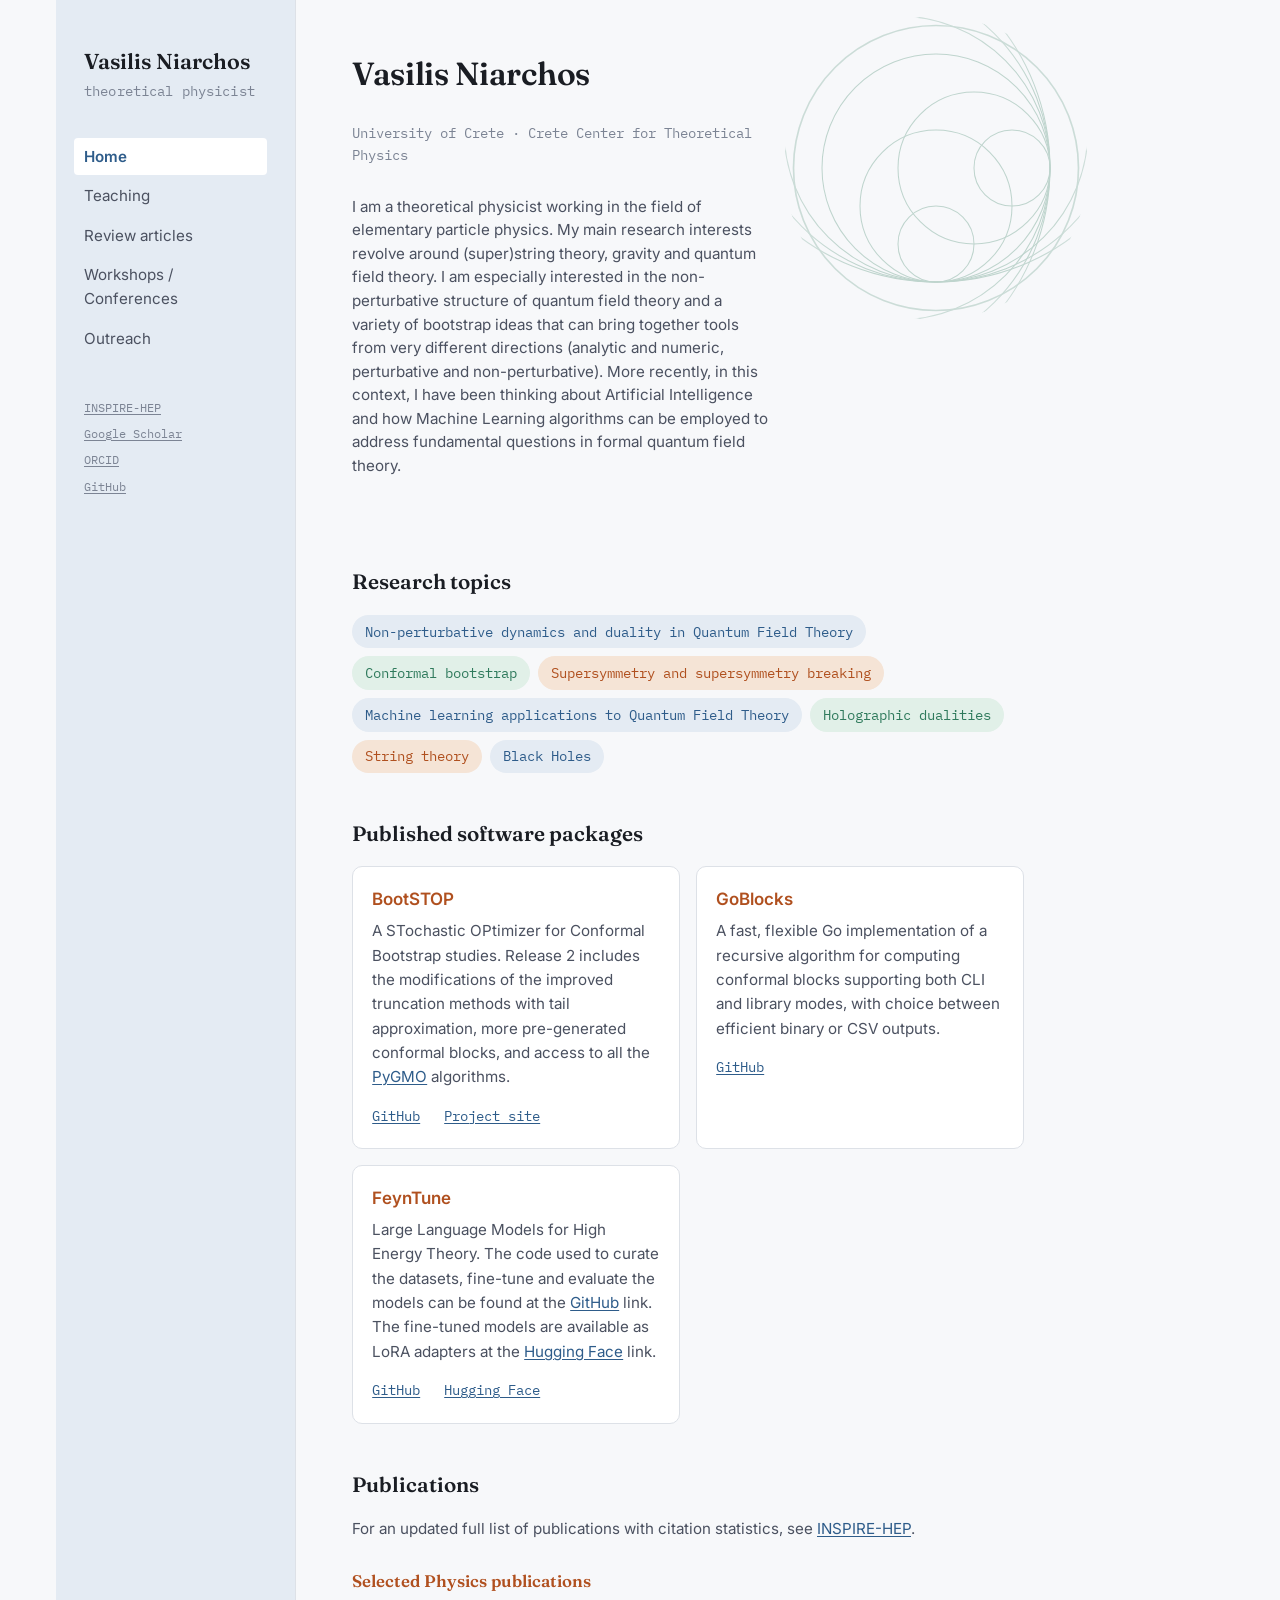
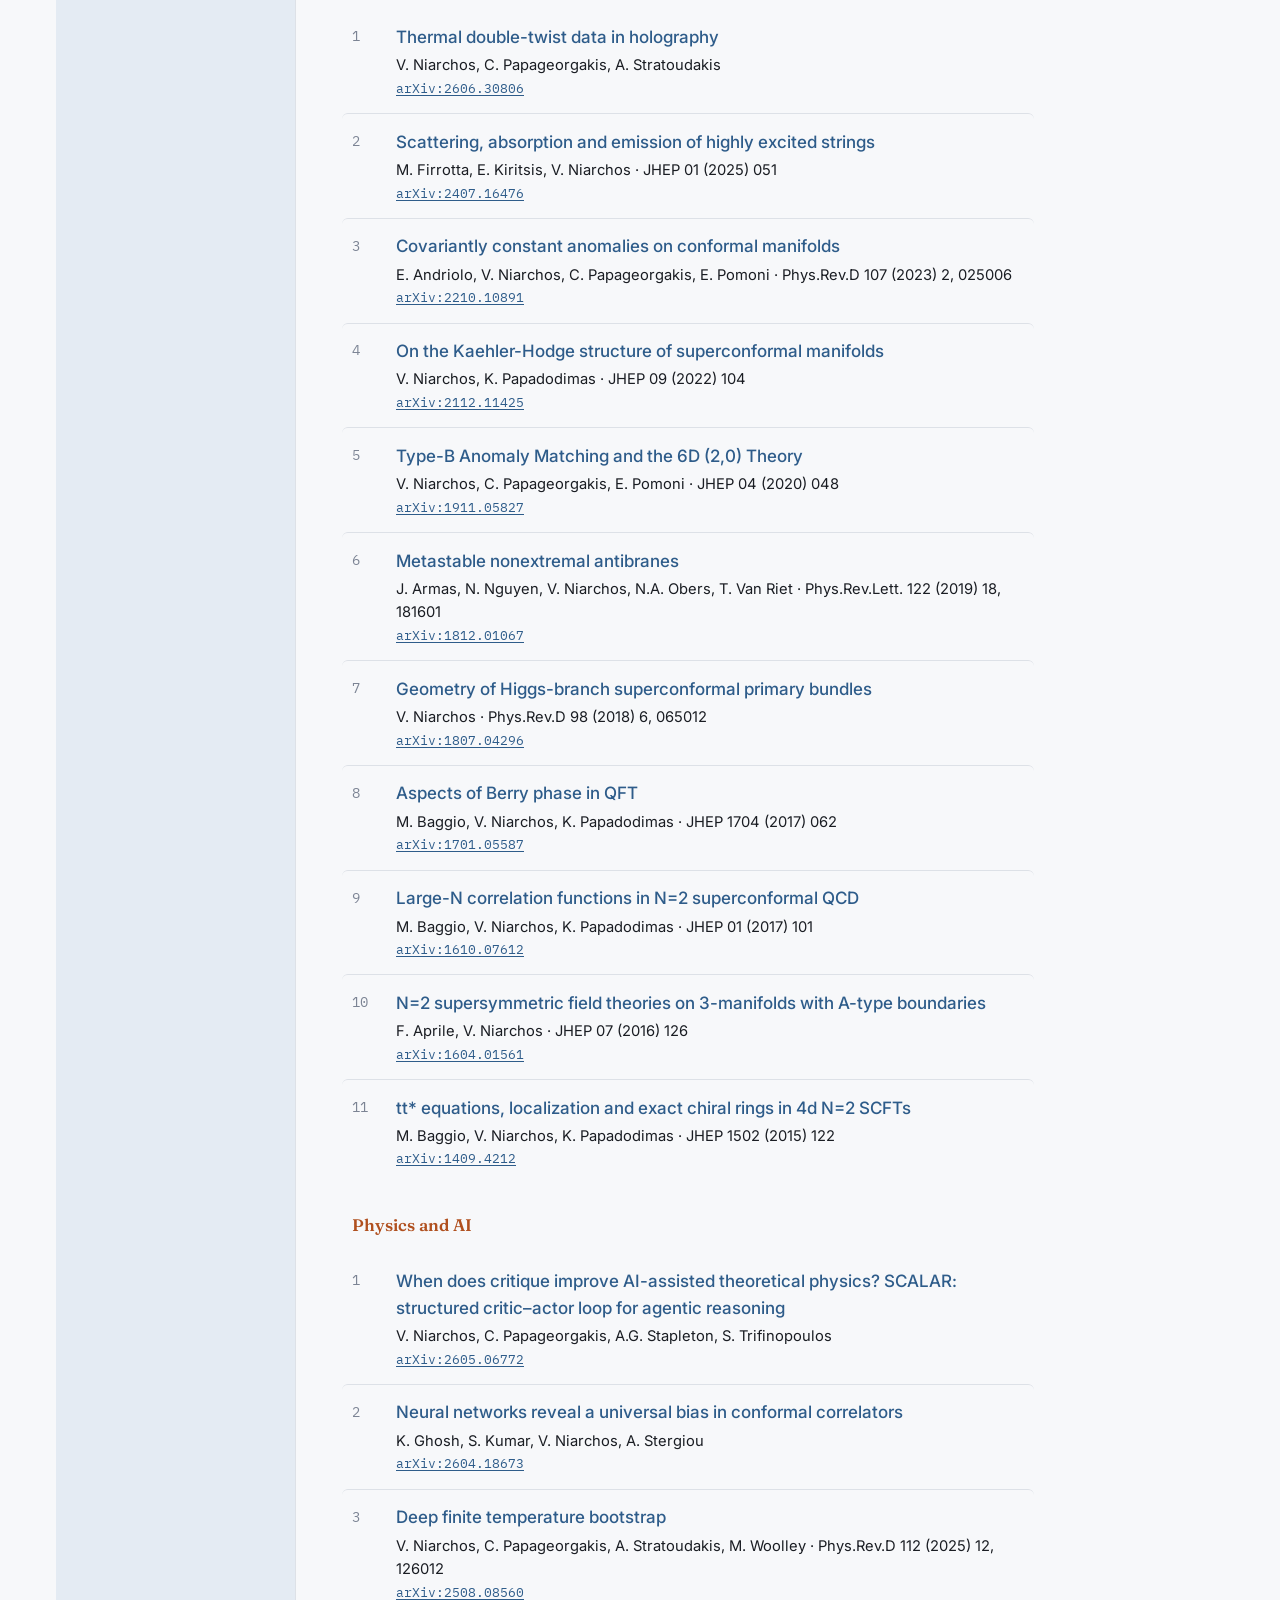
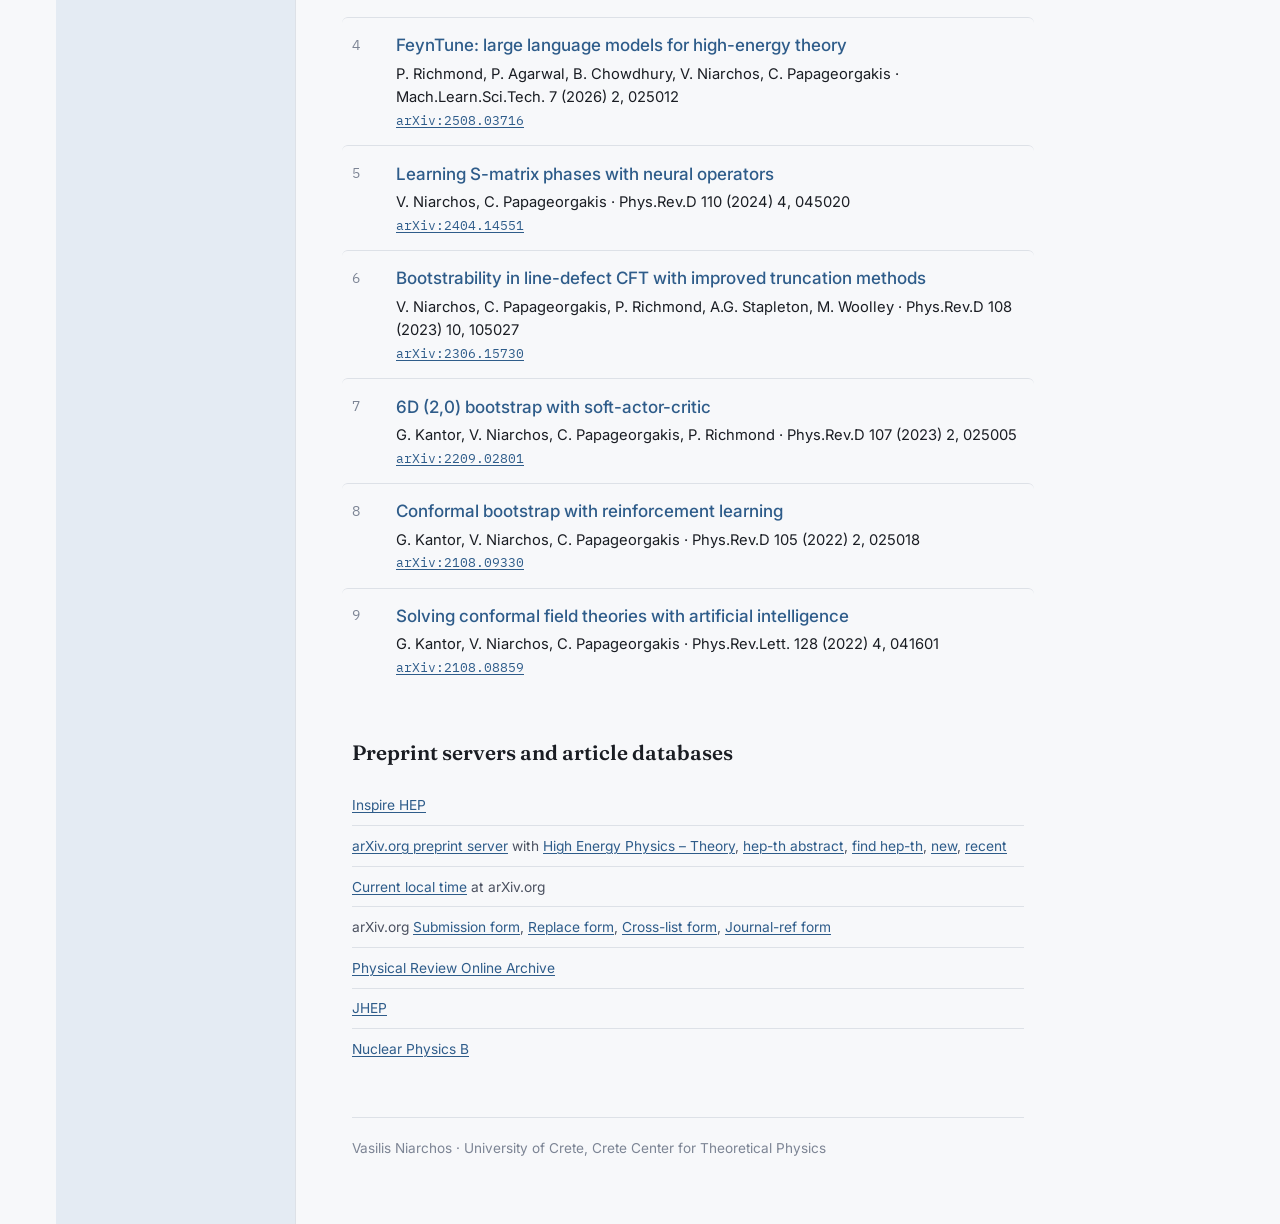
<file: index.html>
<!doctype html>
<html lang="en">
<head>
<meta charset="utf-8">
<meta name="viewport" content="width=device-width, initial-scale=1">
<title>Vasilis Niarchos</title>
<meta name="description" content="Vasilis Niarchos — theoretical physicist working on quantum field theory, string theory, the conformal bootstrap, and machine learning for physics.">
<link rel="preconnect" href="https://fonts.googleapis.com">
<link rel="preconnect" href="https://fonts.gstatic.com" crossorigin>
<link href="https://fonts.googleapis.com/css2?family=Fraunces:opsz,wght@9..144,500;9..144,600&family=Inter:wght@400;500;600&family=IBM+Plex+Mono:wght@400;500&display=swap" rel="stylesheet">
<link rel="stylesheet" href="style.css">
</head>
<body>
<div class="layout">

  <aside class="sidebar">
    <a class="site-name" href="index.html">Vasilis Niarchos</a>
    <span class="site-role">theoretical physicist</span>

    <nav class="nav" aria-label="Primary">
      <a href="index.html" aria-current="page">Home</a>
      <a href="teaching.html">Teaching</a>
      <a href="review-articles.html">Review articles</a>
      <a href="workshops-conferences.html">Workshops / Conferences</a>
      <a href="outreach.html">Outreach</a>
    </nav>

    <div class="sidebar-foot">
      <a href="https://inspirehep.net/literature?sort=mostrecent&size=25&page=1&q=find%20a%20v%20niarchos#with-citation-summary">INSPIRE-HEP</a>
      <a href="https://scholar.google.com/citations?&user=nqJIBb8AAAAJ">Google Scholar</a>
      <a href="https://orcid.org/0000-0002-3826-4314">ORCID</a>
      <a href="https://github.com/vniarchos">GitHub</a>
    </div>
  </aside>

  <main>
    <section class="hero">
      <div class="hero-text">
        <h1 class="page-title hero-title">Vasilis Niarchos</h1>
        <p class="hero-affiliation">University of Crete &middot; Crete Center for Theoretical Physics</p>
        <p class="lede">
          I am a theoretical physicist working in the field of elementary particle physics. My main
          research interests revolve around (super)string theory, gravity and quantum field theory.
          I am especially interested in the non-perturbative structure of quantum field theory and a
          variety of bootstrap ideas that can bring together tools from very different directions
          (analytic and numeric, perturbative and non-perturbative). More recently, in this context, I
          have been thinking about Artificial Intelligence and how Machine Learning algorithms can be
          employed to address fundamental questions in formal quantum field theory.
        </p>
      </div>

      <div class="hero-motif" aria-hidden="true">
        <svg viewBox="0 0 320 320" fill="none">
          <circle cx="40" cy="160" r="240" stroke="currentColor" stroke-width="1.1"/>
          <circle cx="80" cy="160" r="200" stroke="currentColor" stroke-width="1.1"/>
          <circle cx="120" cy="160" r="160" stroke="currentColor" stroke-width="1.1"/>
          <circle cx="160" cy="160" r="120" stroke="currentColor" stroke-width="1.1"/>
          <circle cx="200" cy="160" r="80" stroke="currentColor" stroke-width="1.1"/>
          <circle cx="240" cy="160" r="40" stroke="currentColor" stroke-width="1.1"/>
          <circle cx="160" cy="40" r="240" stroke="currentColor" stroke-width="1.1"/>
          <circle cx="160" cy="80" r="200" stroke="currentColor" stroke-width="1.1"/>
          <circle cx="160" cy="120" r="160" stroke="currentColor" stroke-width="1.1"/>
          <circle cx="160" cy="200" r="80" stroke="currentColor" stroke-width="1.1"/>
          <circle cx="160" cy="240" r="40" stroke="currentColor" stroke-width="1.1"/>
          <circle cx="160" cy="160" r="150" stroke="currentColor" stroke-width="1.8" opacity="0.95"/>
        </svg>
      </div>
    </section>

    <section class="block">
      <h2 class="section-title">Research topics</h2>
      <ul class="topics">
        <li>Non-perturbative dynamics and duality in Quantum Field Theory</li>
        <li>Conformal bootstrap</li>
        <li>Supersymmetry and supersymmetry breaking</li>
        <li>Machine learning applications to Quantum Field Theory</li>
        <li>Holographic dualities</li>
        <li>String theory</li>
        <li>Black Holes</li>
      </ul>
    </section>

    <section class="block">
      <h2 class="section-title">Published software packages</h2>

      <div class="project-grid">
        <div class="project">
          <div class="project-name">BootSTOP</div>
          <p class="project-desc">A STochastic OPtimizer for Conformal Bootstrap studies. Release 2 includes the modifications of the improved truncation methods with tail approximation, more pre-generated conformal blocks, and access to all the <a href="https://github.com/esa/pygmo2">PyGMO</a> algorithms.</p>
          <div class="project-links">
            <a href="https://github.com/vniarchos/BootSTOP">GitHub</a>
            <a href="https://xand-stapleton.github.io/bootpages/">Project site</a>
          </div>
        </div>

        <div class="project">
          <div class="project-name">GoBlocks</div>
          <p class="project-desc">A fast, flexible Go implementation of a recursive algorithm for computing conformal blocks supporting both CLI and library modes, with choice between efficient binary or CSV outputs.</p>
          <div class="project-links">
            <a href="https://github.com/xand-stapleton/goblocks">GitHub</a>
          </div>
        </div>

        <div class="project">
          <div class="project-name">FeynTune</div>
          <p class="project-desc">Large Language Models for High Energy Theory. The code used to curate the datasets, fine-tune and evaluate the models can be found at the <a href="https://github.com/Paul-Richmond/FeynTune">GitHub</a> link. The fine-tuned models are available as LoRA adapters at the <a href="https://huggingface.co/LLMsForHepth/models">Hugging Face</a> link.</p>
          <div class="project-links">
            <a href="https://github.com/Paul-Richmond/FeynTune">GitHub</a>
            <a href="https://huggingface.co/LLMsForHepth/models">Hugging Face</a>
          </div>
        </div>
      </div>
    </section>

    <section class="block">
      <h2 class="section-title">Publications</h2>
      <p class="lede" style="margin-bottom:1rem;">
        For an updated full list of publications with citation statistics, see
        <a href="https://inspirehep.net/literature?sort=mostrecent&size=25&page=1&q=find%20a%20v%20niarchos#with-citation-summary">INSPIRE-HEP</a>.
      </p>

      <h3 class="subsection-title">Selected Physics publications</h3>
      <ol class="pubs">
        <li>
          <div>
            <div class="pub-title">Thermal double-twist data in holography</div>
            <div class="pub-meta">V. Niarchos, C. Papageorgakis, A. Stratoudakis</div>
            <div class="pub-tag"><a href="https://arxiv.org/pdf/2606.30806">arXiv:2606.30806</a></div>
          </div>
        </li>
        <li>
          <div>
            <div class="pub-title">Scattering, absorption and emission of highly excited strings</div>
            <div class="pub-meta">M. Firrotta, E. Kiritsis, V. Niarchos &middot; JHEP 01 (2025) 051</div>
            <div class="pub-tag"><a href="https://inspirehep.net/literature/2810421">arXiv:2407.16476</a></div>
          </div>
        </li>
        <li>
          <div>
            <div class="pub-title">Covariantly constant anomalies on conformal manifolds</div>
            <div class="pub-meta">E. Andriolo, V. Niarchos, C. Papageorgakis, E. Pomoni &middot; Phys.Rev.D 107 (2023) 2, 025006</div>
            <div class="pub-tag"><a href="https://arxiv.org/pdf/2210.10891.pdf">arXiv:2210.10891</a></div>
          </div>
        </li>
        <li>
          <div>
            <div class="pub-title">On the Kaehler-Hodge structure of superconformal manifolds</div>
            <div class="pub-meta">V. Niarchos, K. Papadodimas &middot; JHEP 09 (2022) 104</div>
            <div class="pub-tag"><a href="https://arxiv.org/pdf/2112.11425.pdf">arXiv:2112.11425</a></div>
          </div>
        </li>
        <li>
          <div>
            <div class="pub-title">Type-B Anomaly Matching and the 6D (2,0) Theory</div>
            <div class="pub-meta">V. Niarchos, C. Papageorgakis, E. Pomoni &middot; JHEP 04 (2020) 048</div>
            <div class="pub-tag"><a href="https://arxiv.org/pdf/1911.05827">arXiv:1911.05827</a></div>
          </div>
        </li>
        <li>
          <div>
            <div class="pub-title">Metastable nonextremal antibranes</div>
            <div class="pub-meta">J. Armas, N. Nguyen, V. Niarchos, N.A. Obers, T. Van Riet &middot; Phys.Rev.Lett. 122 (2019) 18, 181601</div>
            <div class="pub-tag"><a href="https://arxiv.org/pdf/1812.01067.pdf">arXiv:1812.01067</a></div>
          </div>
        </li>
        <li>
          <div>
            <div class="pub-title">Geometry of Higgs-branch superconformal primary bundles</div>
            <div class="pub-meta">V. Niarchos &middot; Phys.Rev.D 98 (2018) 6, 065012</div>
            <div class="pub-tag"><a href="https://arxiv.org/pdf/1807.04296.pdf">arXiv:1807.04296</a></div>
          </div>
        </li>
        <li>
          <div>
            <div class="pub-title">Aspects of Berry phase in QFT</div>
            <div class="pub-meta">M. Baggio, V. Niarchos, K. Papadodimas &middot; JHEP 1704 (2017) 062</div>
            <div class="pub-tag"><a href="https://arxiv.org/pdf/1701.05587.pdf">arXiv:1701.05587</a></div>
          </div>
        </li>
        <li>
          <div>
            <div class="pub-title">Large-N correlation functions in N=2 superconformal QCD</div>
            <div class="pub-meta">M. Baggio, V. Niarchos, K. Papadodimas &middot; JHEP 01 (2017) 101</div>
            <div class="pub-tag"><a href="https://arxiv.org/pdf/1610.07612">arXiv:1610.07612</a></div>
          </div>
        </li>
        <li>
          <div>
            <div class="pub-title">N=2 supersymmetric field theories on 3-manifolds with A-type boundaries</div>
            <div class="pub-meta">F. Aprile, V. Niarchos &middot; JHEP 07 (2016) 126</div>
            <div class="pub-tag"><a href="https://arxiv.org/pdf/1604.01561">arXiv:1604.01561</a></div>
          </div>
        </li>
        <li>
          <div>
            <div class="pub-title">tt* equations, localization and exact chiral rings in 4d N=2 SCFTs</div>
            <div class="pub-meta">M. Baggio, V. Niarchos, K. Papadodimas &middot; JHEP 1502 (2015) 122</div>
            <div class="pub-tag"><a href="http://arxiv.org/abs/arXiv:1409.4212">arXiv:1409.4212</a></div>
          </div>
        </li>
      </ol>

      <h3 class="subsection-title">Physics and AI</h3>
      <ol class="pubs">
        <li>
          <div>
            <div class="pub-title">When does critique improve AI-assisted theoretical physics? SCALAR: structured critic&ndash;actor loop for agentic reasoning</div>
            <div class="pub-meta">V. Niarchos, C. Papageorgakis, A.G. Stapleton, S. Trifinopoulos</div>
            <div class="pub-tag"><a href="https://arxiv.org/pdf/2605.06772">arXiv:2605.06772</a></div>
          </div>
        </li>
        <li>
          <div>
            <div class="pub-title">Neural networks reveal a universal bias in conformal correlators</div>
            <div class="pub-meta">K. Ghosh, S. Kumar, V. Niarchos, A. Stergiou</div>
            <div class="pub-tag"><a href="https://arxiv.org/pdf/2604.18673">arXiv:2604.18673</a></div>
          </div>
        </li>
        <li>
          <div>
            <div class="pub-title">Deep finite temperature bootstrap</div>
            <div class="pub-meta">V. Niarchos, C. Papageorgakis, A. Stratoudakis, M. Woolley &middot; Phys.Rev.D 112 (2025) 12, 126012</div>
            <div class="pub-tag"><a href="https://arxiv.org/pdf/2508.08560">arXiv:2508.08560</a></div>
          </div>
        </li>
        <li>
          <div>
            <div class="pub-title">FeynTune: large language models for high-energy theory</div>
            <div class="pub-meta">P. Richmond, P. Agarwal, B. Chowdhury, V. Niarchos, C. Papageorgakis &middot; Mach.Learn.Sci.Tech. 7 (2026) 2, 025012</div>
            <div class="pub-tag"><a href="https://arxiv.org/pdf/2508.03716">arXiv:2508.03716</a></div>
          </div>
        </li>
        <li>
          <div>
            <div class="pub-title">Learning S-matrix phases with neural operators</div>
            <div class="pub-meta">V. Niarchos, C. Papageorgakis &middot; Phys.Rev.D 110 (2024) 4, 045020</div>
            <div class="pub-tag"><a href="https://arxiv.org/pdf/2404.14551">arXiv:2404.14551</a></div>
          </div>
        </li>
        <li>
          <div>
            <div class="pub-title">Bootstrability in line-defect CFT with improved truncation methods</div>
            <div class="pub-meta">V. Niarchos, C. Papageorgakis, P. Richmond, A.G. Stapleton, M. Woolley &middot; Phys.Rev.D 108 (2023) 10, 105027</div>
            <div class="pub-tag"><a href="https://arxiv.org/pdf/2306.15730">arXiv:2306.15730</a></div>
          </div>
        </li>
        <li>
          <div>
            <div class="pub-title">6D (2,0) bootstrap with soft-actor-critic</div>
            <div class="pub-meta">G. Kantor, V. Niarchos, C. Papageorgakis, P. Richmond &middot; Phys.Rev.D 107 (2023) 2, 025005</div>
            <div class="pub-tag"><a href="https://arxiv.org/pdf/2209.02801.pdf">arXiv:2209.02801</a></div>
          </div>
        </li>
        <li>
          <div>
            <div class="pub-title">Conformal bootstrap with reinforcement learning</div>
            <div class="pub-meta">G. Kantor, V. Niarchos, C. Papageorgakis &middot; Phys.Rev.D 105 (2022) 2, 025018</div>
            <div class="pub-tag"><a href="https://arxiv.org/pdf/2108.09330.pdf">arXiv:2108.09330</a></div>
          </div>
        </li>
        <li>
          <div>
            <div class="pub-title">Solving conformal field theories with artificial intelligence</div>
            <div class="pub-meta">G. Kantor, V. Niarchos, C. Papageorgakis &middot; Phys.Rev.Lett. 128 (2022) 4, 041601</div>
            <div class="pub-tag"><a href="https://arxiv.org/pdf/2108.08859.pdf">arXiv:2108.08859</a></div>
          </div>
        </li>
      </ol>
    </section>

    <section class="block">
      <h2 class="section-title">Preprint servers and article databases</h2>
      <ul class="entries">
        <li><a href="https://inspirehep.net/?ln=en">Inspire HEP</a></li>
        <li>
          <a href="http://arxiv.org/">arXiv.org preprint server</a> with
          <a href="http://arxiv.org/archive/hep-th">High Energy Physics &ndash; Theory</a>,
          <a href="http://arxiv.org/abs/hep-th">hep-th abstract</a>,
          <a href="http://arxiv.org/find/hep-th">find hep-th</a>,
          <a href="http://arxiv.org/list/hep-th/new">new</a>,
          <a href="http://arxiv.org/list/hep-th/recent">recent</a>
        </li>
        <li><a href="http://arxiv.org/localtime">Current local time</a> at arXiv.org</li>
        <li>
          arXiv.org
          <a href="http://arxiv.org/submit">Submission form</a>,
          <a href="http://arxiv.org/replace">Replace form</a>,
          <a href="http://arxiv.org/cross">Cross-list form</a>,
          <a href="http://arxiv.org/jref">Journal-ref form</a>
        </li>
        <li><a href="http://prola.aps.org/">Physical Review Online Archive</a></li>
        <li><a href="http://jhep.sissa.it/jhep/">JHEP</a></li>
        <li><a href="http://ees.elsevier.com/npb/">Nuclear Physics B</a></li>
      </ul>
    </section>

    <footer class="page-foot">
      Vasilis Niarchos &middot; University of Crete, Crete Center for Theoretical Physics
    </footer>
  </main>
</div>
</body>
</html>
</file>
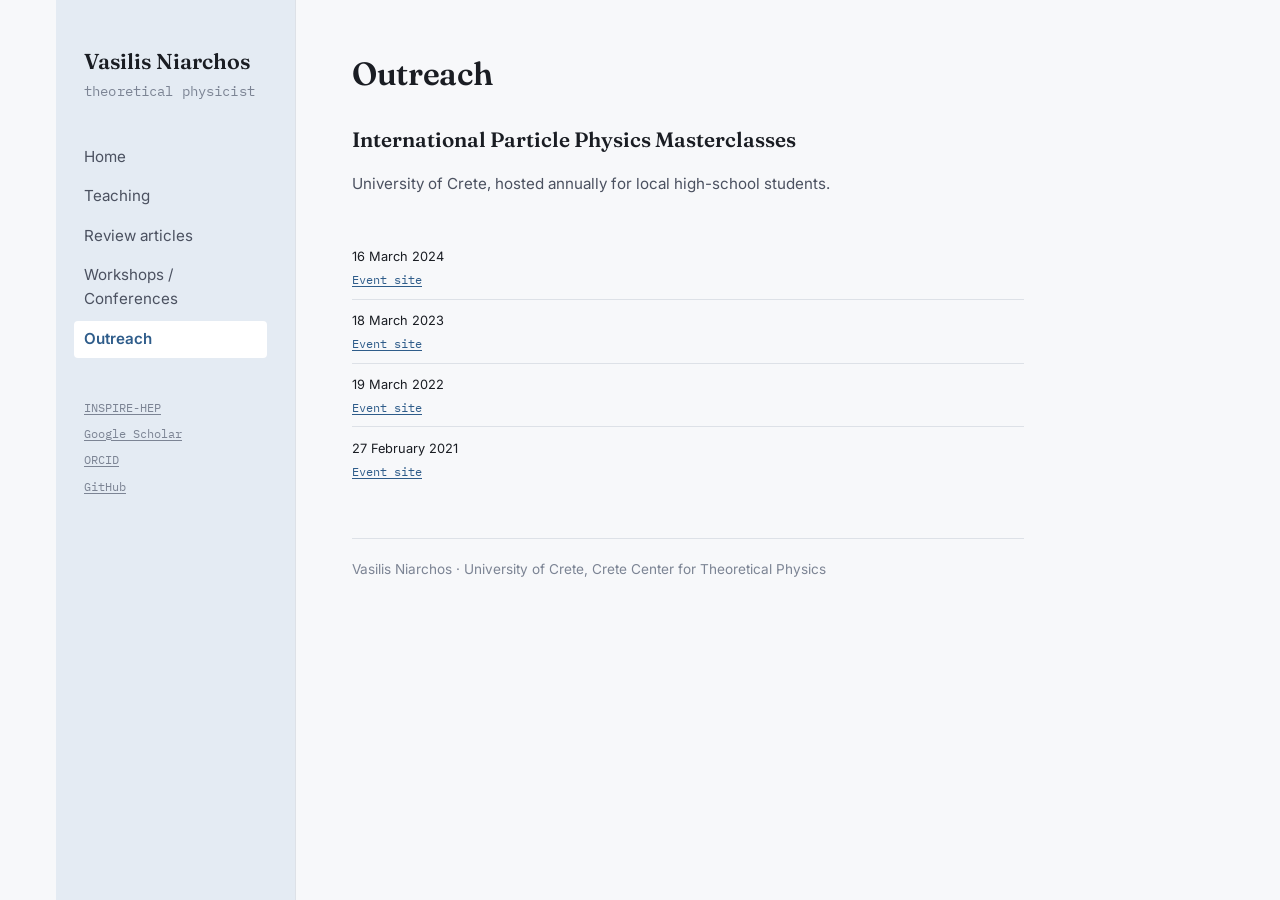
<file: outreach.html>
<!doctype html>
<html lang="en">
<head>
<meta charset="utf-8">
<meta name="viewport" content="width=device-width, initial-scale=1">
<title>Outreach — Vasilis Niarchos</title>
<meta name="description" content="Outreach activities by Vasilis Niarchos, including International Particle Physics Masterclasses.">
<link rel="preconnect" href="https://fonts.googleapis.com">
<link rel="preconnect" href="https://fonts.gstatic.com" crossorigin>
<link href="https://fonts.googleapis.com/css2?family=Fraunces:opsz,wght@9..144,500;9..144,600&family=Inter:wght@400;500;600&family=IBM+Plex+Mono:wght@400;500&display=swap" rel="stylesheet">
<link rel="stylesheet" href="style.css">
</head>
<body>
<div class="layout">

  <aside class="sidebar">
    <a class="site-name" href="index.html">Vasilis Niarchos</a>
    <span class="site-role">theoretical physicist</span>

    <nav class="nav" aria-label="Primary">
      <a href="index.html">Home</a>
      <a href="teaching.html">Teaching</a>
      <a href="review-articles.html">Review articles</a>
      <a href="workshops-conferences.html">Workshops / Conferences</a>
      <a href="outreach.html" aria-current="page">Outreach</a>
    </nav>

    <div class="sidebar-foot">
      <a href="https://inspirehep.net/literature?sort=mostrecent&size=25&page=1&q=find%20a%20v%20niarchos#with-citation-summary">INSPIRE-HEP</a>
      <a href="https://scholar.google.com/citations?&user=nqJIBb8AAAAJ">Google Scholar</a>
      <a href="https://orcid.org/0000-0002-3826-4314">ORCID</a>
      <a href="https://github.com/vniarchos">GitHub</a>
    </div>
  </aside>

  <main>
    <h1 class="page-title">Outreach</h1>

    <section class="block">
      <h2 class="section-title">International Particle Physics Masterclasses</h2>
      <p class="lede">University of Crete, hosted annually for local high-school students.</p>
      <ul class="entries">
        <li>
          <div class="pub-meta">16 March 2024</div>
          <div class="pub-tag"><a href="https://sites.google.com/view/hep-masterclasses-crete-2024/home">Event site</a></div>
        </li>
        <li>
          <div class="pub-meta">18 March 2023</div>
          <div class="pub-tag"><a href="https://sites.google.com/view/hep-masterclasses-crete-2023/home">Event site</a></div>
        </li>
        <li>
          <div class="pub-meta">19 March 2022</div>
          <div class="pub-tag"><a href="https://sites.google.com/view/hepmasterclassescrete/home">Event site</a></div>
        </li>
        <li>
          <div class="pub-meta">27 February 2021</div>
          <div class="pub-tag"><a href="http://hep.physics.uoc.gr/events/masterclass.shtml">Event site</a></div>
        </li>
      </ul>
    </section>

    <footer class="page-foot">
      Vasilis Niarchos &middot; University of Crete, Crete Center for Theoretical Physics
    </footer>
  </main>
</div>
</body>
</html>
</file>
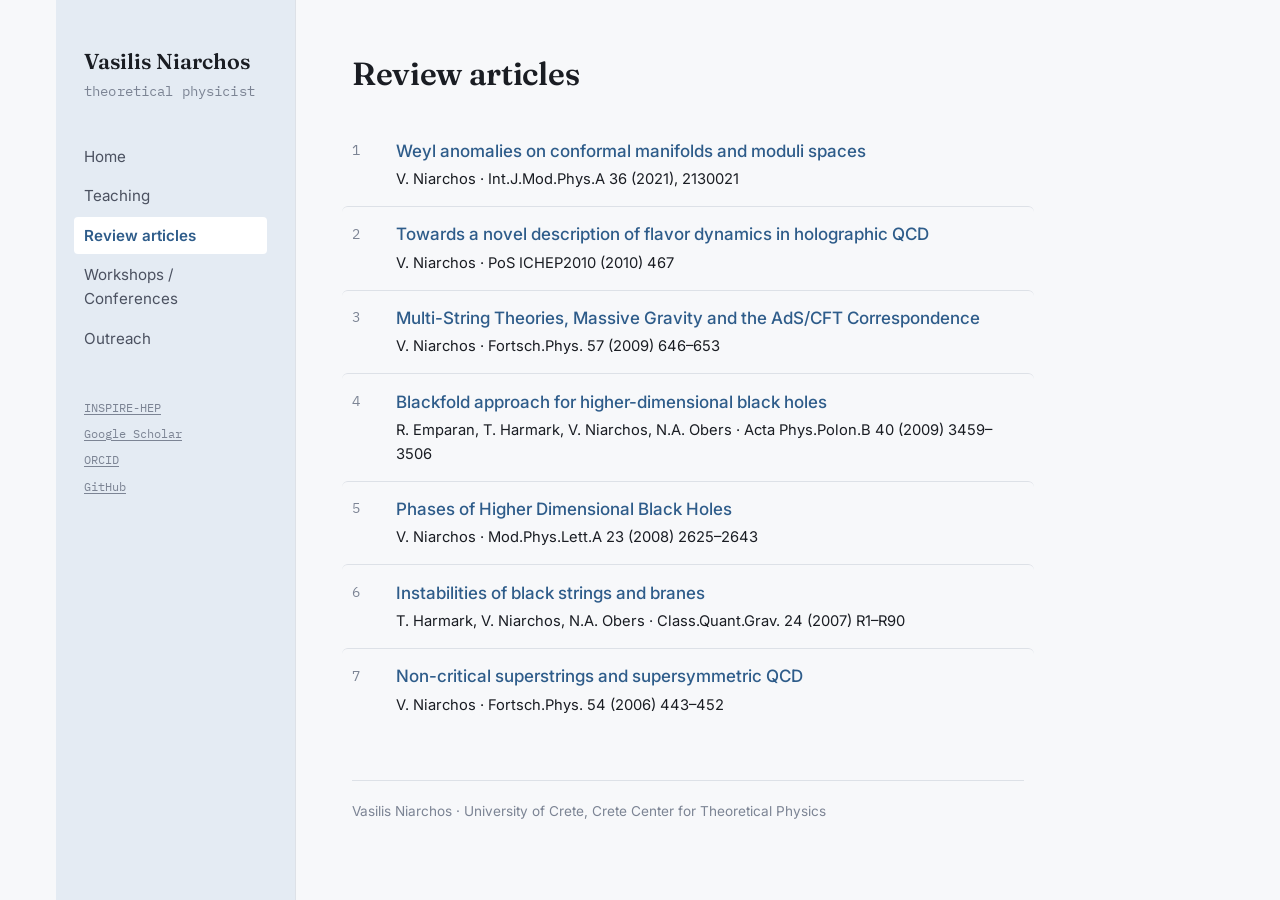
<file: review-articles.html>
<!doctype html>
<html lang="en">
<head>
<meta charset="utf-8">
<meta name="viewport" content="width=device-width, initial-scale=1">
<title>Review articles — Vasilis Niarchos</title>
<meta name="description" content="Review articles and proceedings by Vasilis Niarchos.">
<link rel="preconnect" href="https://fonts.googleapis.com">
<link rel="preconnect" href="https://fonts.gstatic.com" crossorigin>
<link href="https://fonts.googleapis.com/css2?family=Fraunces:opsz,wght@9..144,500;9..144,600&family=Inter:wght@400;500;600&family=IBM+Plex+Mono:wght@400;500&display=swap" rel="stylesheet">
<link rel="stylesheet" href="style.css">
</head>
<body>
<div class="layout">

  <aside class="sidebar">
    <a class="site-name" href="index.html">Vasilis Niarchos</a>
    <span class="site-role">theoretical physicist</span>

    <nav class="nav" aria-label="Primary">
      <a href="index.html">Home</a>
      <a href="teaching.html">Teaching</a>
      <a href="review-articles.html" aria-current="page">Review articles</a>
      <a href="workshops-conferences.html">Workshops / Conferences</a>
      <a href="outreach.html">Outreach</a>
    </nav>

    <div class="sidebar-foot">
      <a href="https://inspirehep.net/literature?sort=mostrecent&size=25&page=1&q=find%20a%20v%20niarchos#with-citation-summary">INSPIRE-HEP</a>
      <a href="https://scholar.google.com/citations?&user=nqJIBb8AAAAJ">Google Scholar</a>
      <a href="https://orcid.org/0000-0002-3826-4314">ORCID</a>
      <a href="https://github.com/vniarchos">GitHub</a>
    </div>
  </aside>

  <main>
    <h1 class="page-title">Review articles</h1>

    <section class="block">
      <ol class="pubs">
        <li>
          <div>
            <div class="pub-title">Weyl anomalies on conformal manifolds and moduli spaces</div>
            <div class="pub-meta">V. Niarchos &middot; Int.J.Mod.Phys.A 36 (2021), 2130021</div>
          </div>
        </li>
        <li>
          <div>
            <div class="pub-title">Towards a novel description of flavor dynamics in holographic QCD</div>
            <div class="pub-meta">V. Niarchos &middot; PoS ICHEP2010 (2010) 467</div>
          </div>
        </li>
        <li>
          <div>
            <div class="pub-title">Multi-String Theories, Massive Gravity and the AdS/CFT Correspondence</div>
            <div class="pub-meta">V. Niarchos &middot; Fortsch.Phys. 57 (2009) 646&ndash;653</div>
          </div>
        </li>
        <li>
          <div>
            <div class="pub-title">Blackfold approach for higher-dimensional black holes</div>
            <div class="pub-meta">R. Emparan, T. Harmark, V. Niarchos, N.A. Obers &middot; Acta Phys.Polon.B 40 (2009) 3459&ndash;3506</div>
          </div>
        </li>
        <li>
          <div>
            <div class="pub-title">Phases of Higher Dimensional Black Holes</div>
            <div class="pub-meta">V. Niarchos &middot; Mod.Phys.Lett.A 23 (2008) 2625&ndash;2643</div>
          </div>
        </li>
        <li>
          <div>
            <div class="pub-title">Instabilities of black strings and branes</div>
            <div class="pub-meta">T. Harmark, V. Niarchos, N.A. Obers &middot; Class.Quant.Grav. 24 (2007) R1&ndash;R90</div>
          </div>
        </li>
        <li>
          <div>
            <div class="pub-title">Non-critical superstrings and supersymmetric QCD</div>
            <div class="pub-meta">V. Niarchos &middot; Fortsch.Phys. 54 (2006) 443&ndash;452</div>
          </div>
        </li>
      </ol>
    </section>

    <footer class="page-foot">
      Vasilis Niarchos &middot; University of Crete, Crete Center for Theoretical Physics
    </footer>
  </main>
</div>
</body>
</html>
</file>
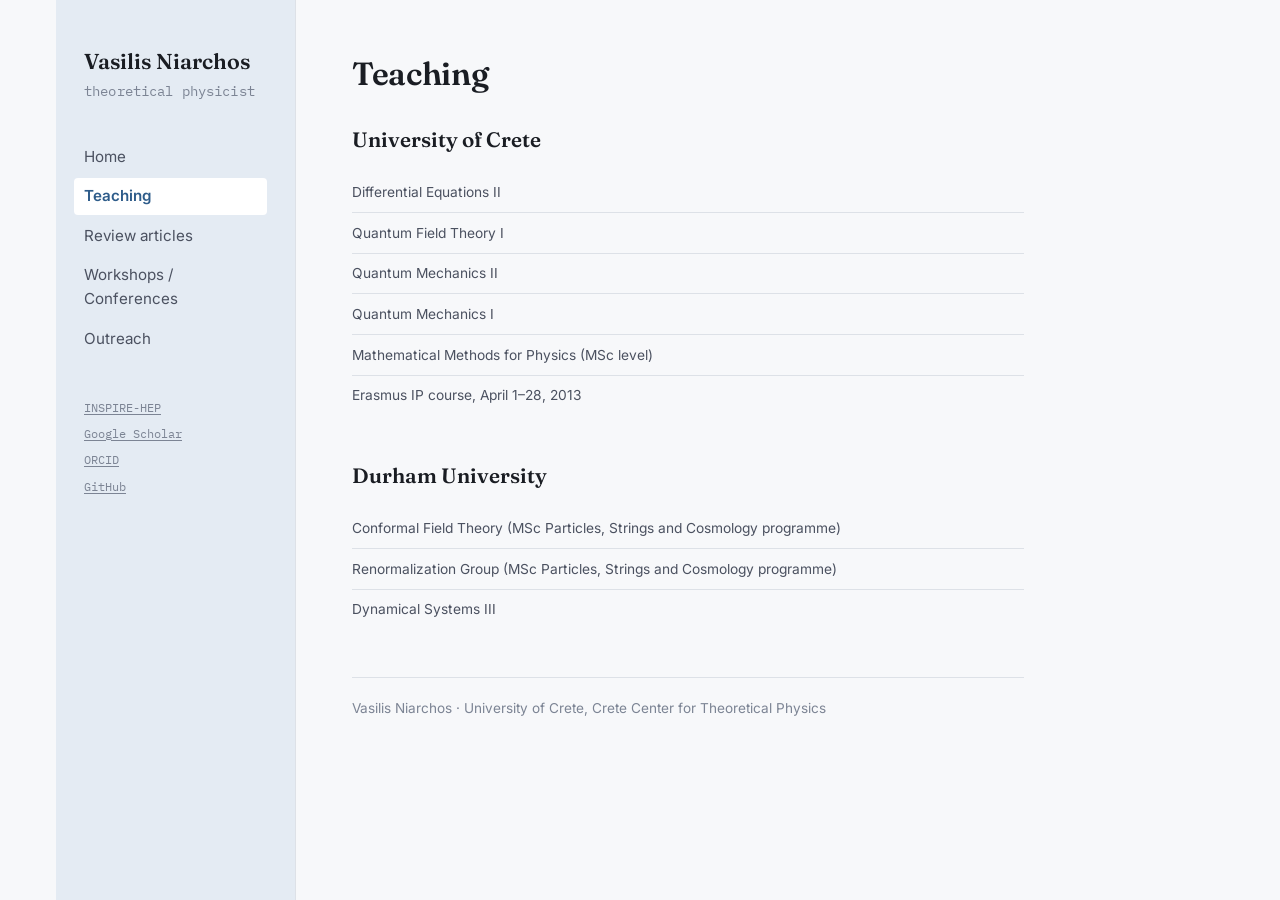
<file: teaching.html>
<!doctype html>
<html lang="en">
<head>
<meta charset="utf-8">
<meta name="viewport" content="width=device-width, initial-scale=1">
<title>Teaching — Vasilis Niarchos</title>
<meta name="description" content="Courses taught by Vasilis Niarchos at the University of Crete and Durham University.">
<link rel="preconnect" href="https://fonts.googleapis.com">
<link rel="preconnect" href="https://fonts.gstatic.com" crossorigin>
<link href="https://fonts.googleapis.com/css2?family=Fraunces:opsz,wght@9..144,500;9..144,600&family=Inter:wght@400;500;600&family=IBM+Plex+Mono:wght@400;500&display=swap" rel="stylesheet">
<link rel="stylesheet" href="style.css">
</head>
<body>
<div class="layout">

  <aside class="sidebar">
    <a class="site-name" href="index.html">Vasilis Niarchos</a>
    <span class="site-role">theoretical physicist</span>

    <nav class="nav" aria-label="Primary">
      <a href="index.html">Home</a>
      <a href="teaching.html" aria-current="page">Teaching</a>
      <a href="review-articles.html">Review articles</a>
      <a href="workshops-conferences.html">Workshops / Conferences</a>
      <a href="outreach.html">Outreach</a>
    </nav>

    <div class="sidebar-foot">
      <a href="https://inspirehep.net/literature?sort=mostrecent&size=25&page=1&q=find%20a%20v%20niarchos#with-citation-summary">INSPIRE-HEP</a>
      <a href="https://scholar.google.com/citations?&user=nqJIBb8AAAAJ">Google Scholar</a>
      <a href="https://orcid.org/0000-0002-3826-4314">ORCID</a>
      <a href="https://github.com/vniarchos">GitHub</a>
    </div>
  </aside>

  <main>
    <h1 class="page-title">Teaching</h1>

    <section class="block">
      <h2 class="section-title">University of Crete</h2>
      <ul class="entries">
        <li>Differential Equations II</li>
        <li>Quantum Field Theory I</li>
        <li>Quantum Mechanics II</li>
        <li>Quantum Mechanics I</li>
        <li>Mathematical Methods for Physics (MSc level)</li>
        <li>Erasmus IP course, April 1&ndash;28, 2013</li>
      </ul>
    </section>

    <section class="block">
      <h2 class="section-title">Durham University</h2>
      <ul class="entries">
        <li>Conformal Field Theory (MSc Particles, Strings and Cosmology programme)</li>
        <li>Renormalization Group (MSc Particles, Strings and Cosmology programme)</li>
        <li>Dynamical Systems III</li>
      </ul>
    </section>

    <footer class="page-foot">
      Vasilis Niarchos &middot; University of Crete, Crete Center for Theoretical Physics
    </footer>
  </main>
</div>
</body>
</html>
</file>
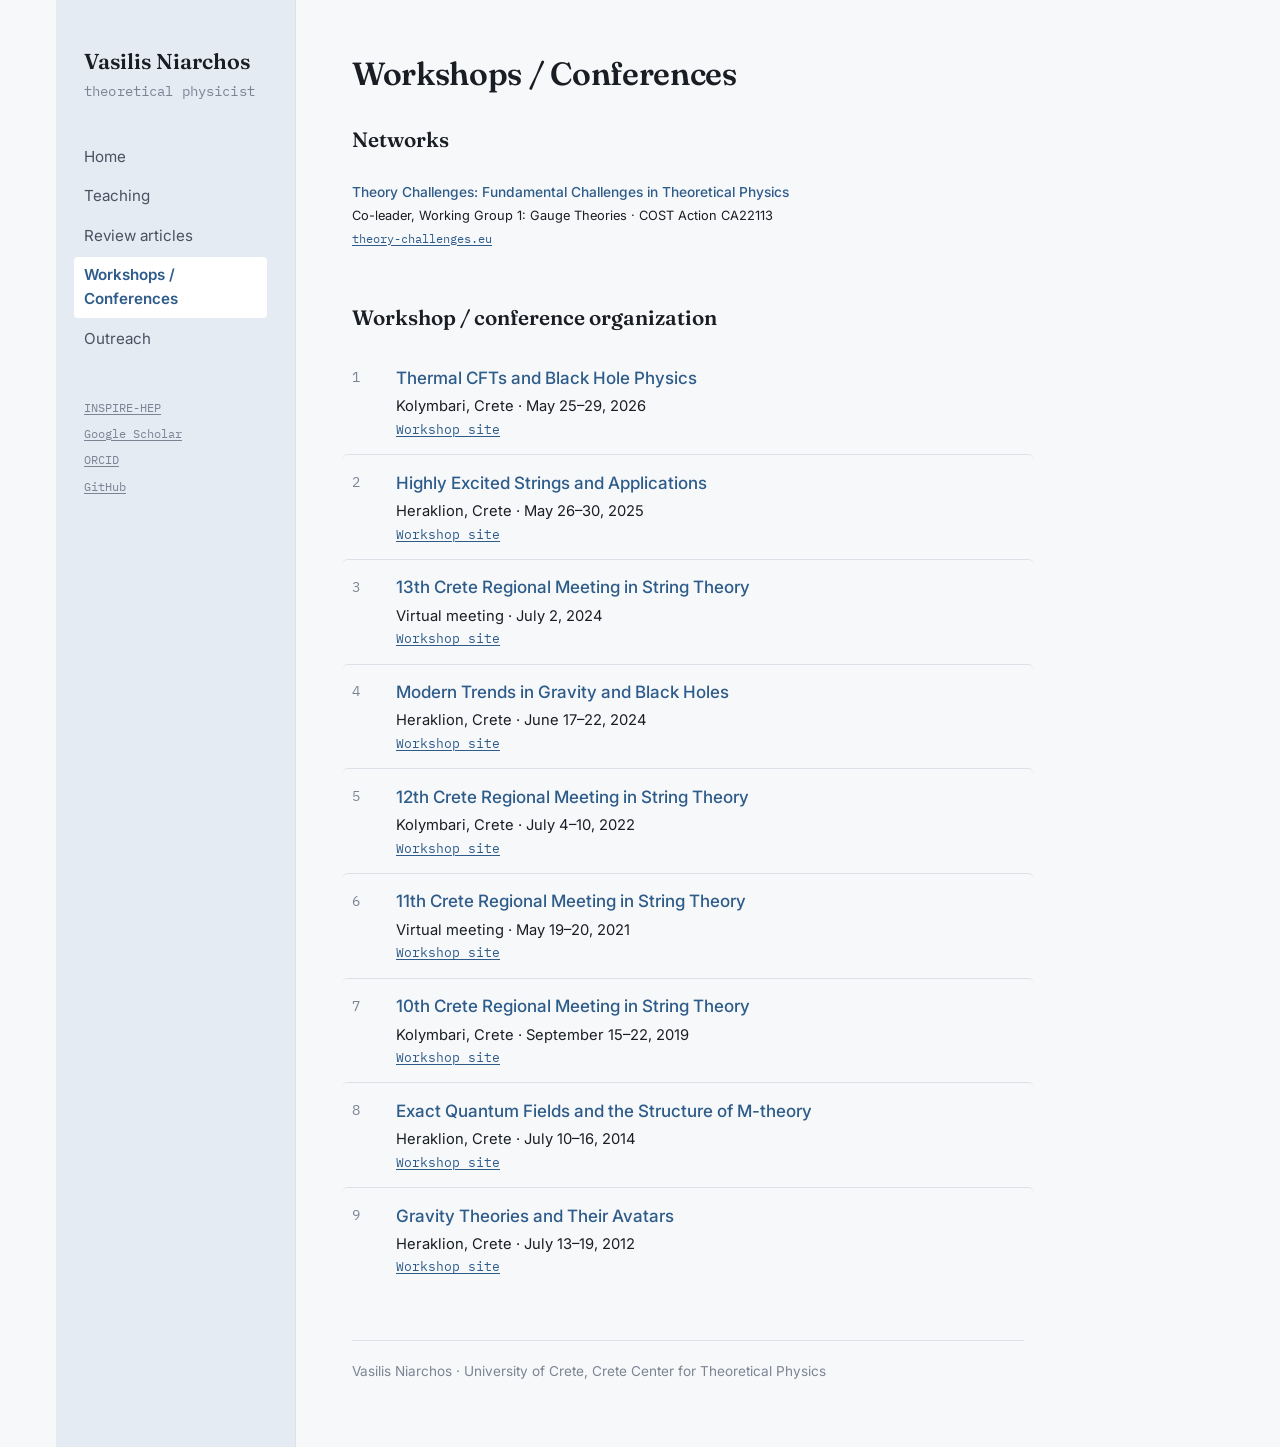
<file: workshops-conferences.html>
<!doctype html>
<html lang="en">
<head>
<meta charset="utf-8">
<meta name="viewport" content="width=device-width, initial-scale=1">
<title>Workshops / Conferences — Vasilis Niarchos</title>
<meta name="description" content="Workshops and conferences organized by Vasilis Niarchos, plus network involvement.">
<link rel="preconnect" href="https://fonts.googleapis.com">
<link rel="preconnect" href="https://fonts.gstatic.com" crossorigin>
<link href="https://fonts.googleapis.com/css2?family=Fraunces:opsz,wght@9..144,500;9..144,600&family=Inter:wght@400;500;600&family=IBM+Plex+Mono:wght@400;500&display=swap" rel="stylesheet">
<link rel="stylesheet" href="style.css">
</head>
<body>
<div class="layout">

  <aside class="sidebar">
    <a class="site-name" href="index.html">Vasilis Niarchos</a>
    <span class="site-role">theoretical physicist</span>

    <nav class="nav" aria-label="Primary">
      <a href="index.html">Home</a>
      <a href="teaching.html">Teaching</a>
      <a href="review-articles.html">Review articles</a>
      <a href="workshops-conferences.html" aria-current="page">Workshops / Conferences</a>
      <a href="outreach.html">Outreach</a>
    </nav>

    <div class="sidebar-foot">
      <a href="https://inspirehep.net/literature?sort=mostrecent&size=25&page=1&q=find%20a%20v%20niarchos#with-citation-summary">INSPIRE-HEP</a>
      <a href="https://scholar.google.com/citations?&user=nqJIBb8AAAAJ">Google Scholar</a>
      <a href="https://orcid.org/0000-0002-3826-4314">ORCID</a>
      <a href="https://github.com/vniarchos">GitHub</a>
    </div>
  </aside>

  <main>
    <h1 class="page-title">Workshops / Conferences</h1>

    <section class="block">
      <h2 class="section-title">Networks</h2>
      <ul class="entries">
        <li>
          <div class="pub-title">Theory Challenges: Fundamental Challenges in Theoretical Physics</div>
          <div class="pub-meta">Co-leader, Working Group 1: Gauge Theories &middot; COST Action CA22113</div>
          <div class="pub-tag"><a href="https://www.theory-challenges.eu">theory-challenges.eu</a></div>
        </li>
      </ul>
    </section>

    <section class="block">
      <h2 class="section-title">Workshop / conference organization</h2>
      <ol class="pubs">
        <li>
          <div>
            <div class="pub-title">Thermal CFTs and Black Hole Physics</div>
            <div class="pub-meta">Kolymbari, Crete &middot; May 25&ndash;29, 2026</div>
            <div class="pub-tag"><a href="https://sites.google.com/view/tcbhp-2026/home-page?authuser=1">Workshop site</a></div>
          </div>
        </li>
        <li>
          <div>
            <div class="pub-title">Highly Excited Strings and Applications</div>
            <div class="pub-meta">Heraklion, Crete &middot; May 26&ndash;30, 2025</div>
            <div class="pub-tag"><a href="https://sites.google.com/view/crete-hes-2025/home">Workshop site</a></div>
          </div>
        </li>
        <li>
          <div>
            <div class="pub-title">13th Crete Regional Meeting in String Theory</div>
            <div class="pub-meta">Virtual meeting &middot; July 2, 2024</div>
            <div class="pub-tag"><a href="https://sites.google.com/view/13thregionalmeeting/home">Workshop site</a></div>
          </div>
        </li>
        <li>
          <div>
            <div class="pub-title">Modern Trends in Gravity and Black Holes</div>
            <div class="pub-meta">Heraklion, Crete &middot; June 17&ndash;22, 2024</div>
            <div class="pub-tag"><a href="https://sites.google.com/view/cretegravity2024/home">Workshop site</a></div>
          </div>
        </li>
        <li>
          <div>
            <div class="pub-title">12th Crete Regional Meeting in String Theory</div>
            <div class="pub-meta">Kolymbari, Crete &middot; July 4&ndash;10, 2022</div>
            <div class="pub-tag"><a href="https://sites.google.com/view/12th-regional-meeting/home">Workshop site</a></div>
          </div>
        </li>
        <li>
          <div>
            <div class="pub-title">11th Crete Regional Meeting in String Theory</div>
            <div class="pub-meta">Virtual meeting &middot; May 19&ndash;20, 2021</div>
            <div class="pub-tag"><a href="https://sites.google.com/view/11th-regional-meeting/">Workshop site</a></div>
          </div>
        </li>
        <li>
          <div>
            <div class="pub-title">10th Crete Regional Meeting in String Theory</div>
            <div class="pub-meta">Kolymbari, Crete &middot; September 15&ndash;22, 2019</div>
            <div class="pub-tag"><a href="http://hep.physics.uoc.gr/mideast10/">Workshop site</a></div>
          </div>
        </li>
        <li>
          <div>
            <div class="pub-title">Exact Quantum Fields and the Structure of M-theory</div>
            <div class="pub-meta">Heraklion, Crete &middot; July 10&ndash;16, 2014</div>
            <div class="pub-tag"><a href="http://hep.physics.uoc.gr/workshop2014/Home.html">Workshop site</a></div>
          </div>
        </li>
        <li>
          <div>
            <div class="pub-title">Gravity Theories and Their Avatars</div>
            <div class="pub-meta">Heraklion, Crete &middot; July 13&ndash;19, 2012</div>
            <div class="pub-tag"><a href="http://hep.physics.uoc.gr/workshop2012/index.html">Workshop site</a></div>
          </div>
        </li>
      </ol>
    </section>

    <footer class="page-foot">
      Vasilis Niarchos &middot; University of Crete, Crete Center for Theoretical Physics
    </footer>
  </main>
</div>
</body>
</html>
</file>
<file: style.css>
/* ============================================================
   Vasilis Niarchos — academic homepage
   Design tokens
   -------------------------------------------------------------
   paper      #F7F8FA  cool near-white background
   ink        #1A1D23  primary text
   ink-soft   #4B5160  secondary text / meta
   rule       #DDE1E7  hairline dividers
   accent     #2E5C8A  blue — links, active nav, publication titles
   accent-2   #2F7A5C  green — signature motif + section eyebrows
   accent-3   #B0501F  rust/orange — project names + subsection titles
   (nod to the old site's color-coded text: names, titles, and links
   each got their own hue there — blue titles, maroon names, orange
   links, green asides)
   ============================================================ */

:root {
  --paper: #F7F8FA;
  --paper-raised: #FFFFFF;
  --ink: #1A1D23;
  --ink-soft: #4B5160;
  --ink-faint: #7C8494;
  --rule: #DDE1E7;
  --accent: #2E5C8A;
  --accent-soft: #E4EBF3;
  --accent-2: #2F7A5C;
  --accent-2-soft: #E1F0E8;
  --accent-3: #B0501F;
  --accent-3-soft: #F5E4D6;
  --measure: 42rem;
  --font-display: "Fraunces", "Iowan Old Style", Georgia, serif;
  --font-body: "Inter", -apple-system, BlinkMacSystemFont, "Segoe UI", sans-serif;
  --font-mono: "IBM Plex Mono", ui-monospace, SFMono-Regular, Menlo, monospace;
}

* { box-sizing: border-box; }

html { scroll-behavior: smooth; }

@media (prefers-reduced-motion: reduce) {
  html { scroll-behavior: auto; }
  * { animation-duration: 0.01ms !important; transition-duration: 0.01ms !important; }
}

body {
  margin: 0;
  background: var(--paper);
  color: var(--ink);
  font-family: var(--font-body);
  font-size: 17px;
  line-height: 1.6;
  -webkit-font-smoothing: antialiased;
}

a {
  color: var(--accent);
  text-decoration-thickness: 1px;
  text-underline-offset: 2px;
}
a:hover { color: var(--accent-2); }

a:focus-visible,
button:focus-visible {
  outline: 2px solid var(--accent);
  outline-offset: 3px;
  border-radius: 2px;
}

.layout {
  max-width: 76rem;
  margin: 0 auto;
  padding: 0 1.5rem;
  display: grid;
  grid-template-columns: 15rem minmax(0, 1fr);
  gap: 3.5rem;
  min-height: 100vh;
}

@media (max-width: 860px) {
  .layout {
    grid-template-columns: 1fr;
    gap: 0;
  }
}

/* ---------- Sidebar ---------- */

.sidebar {
  padding: 3rem 1.75rem 2rem;
  background: var(--accent-soft);
  border-right: 1px solid var(--rule);
}

@media (max-width: 860px) {
  .sidebar {
    border-right: none;
    border-bottom: 1px solid var(--rule);
    padding: 2rem 1.5rem 1.5rem;
  }
}

.mark {
  display: block;
  margin-bottom: 1.75rem;
  color: var(--accent-2);
}

.site-name {
  font-family: var(--font-display);
  font-size: 1.35rem;
  font-weight: 600;
  line-height: 1.25;
  color: var(--ink);
  text-decoration: none;
  display: block;
}
.site-name:hover { color: var(--ink); }

.site-role {
  display: block;
  margin-top: 0.35rem;
  font-size: 0.85rem;
  color: var(--ink-faint);
  font-family: var(--font-mono);
  letter-spacing: 0.01em;
}

.nav {
  margin-top: 2.25rem;
  display: flex;
  flex-direction: column;
  gap: 0.15rem;
}

@media (max-width: 860px) {
  .nav {
    margin-top: 1.25rem;
    flex-direction: row;
    flex-wrap: wrap;
    gap: 0.25rem 1rem;
  }
}

.nav a {
  color: var(--ink-soft);
  text-decoration: none;
  font-size: 0.95rem;
  padding: 0.4rem 0.6rem;
  margin-left: -0.6rem;
  border-radius: 4px;
  transition: background 0.15s ease, color 0.15s ease;
}
.nav a:hover { background: rgba(255, 255, 255, 0.7); color: var(--ink); }
.nav a[aria-current="page"] {
  background: var(--paper-raised);
  color: var(--accent);
  font-weight: 600;
}

.sidebar-foot {
  margin-top: 2.5rem;
  font-family: var(--font-mono);
  font-size: 0.78rem;
  color: var(--ink-faint);
  display: flex;
  flex-direction: column;
  gap: 0.4rem;
}
.sidebar-foot a { color: var(--ink-faint); }
.sidebar-foot a:hover { color: var(--accent); }

@media (max-width: 860px) { .sidebar-foot { display: none; } }

/* ---------- Main content ---------- */

main {
  padding: 3rem 0 4rem;
  max-width: var(--measure);
}

@media (max-width: 860px) { main { padding: 2rem 0 3rem; } }

h1.page-title {
  font-family: var(--font-display);
  font-size: 2rem;
  font-weight: 600;
  letter-spacing: -0.01em;
  margin: 0 0 1.5rem;
}

/* ---------- Hero (home page) ---------- */

.hero {
  position: relative;
  display: grid;
  grid-template-columns: minmax(0, 1fr) 15rem;
  align-items: start;
  gap: 1rem;
  margin-bottom: 3rem;
  isolation: isolate;
}

@media (max-width: 860px) {
  .hero { grid-template-columns: 1fr; }
}

.hero-text { min-width: 0; }

.hero-title {
  font-size: 2.6rem;
  margin-bottom: 0.4rem;
  animation: rise 0.5s ease both;
}

.hero-affiliation {
  font-family: var(--font-mono);
  font-size: 0.85rem;
  color: var(--ink-faint);
  margin: 0 0 1.75rem;
}

.hero-motif {
  position: relative;
  width: 19rem;
  height: 19rem;
  margin: -2rem -3rem 0 0;
  color: var(--accent-2);
  opacity: 0.48;
  overflow: hidden;
  border-radius: 50%;
  mask-image: radial-gradient(circle, #000 58%, transparent 100%);
  animation: fade-in 0.9s ease both;
}
.hero-motif svg { width: 100%; height: 100%; }

@media (max-width: 860px) {
  .hero-motif {
    position: absolute;
    right: -3rem;
    top: -1rem;
    width: 11rem;
    height: 11rem;
    margin: 0;
    opacity: 0.22;
    z-index: -1;
  }
}

@keyframes rise {
  from { opacity: 0; transform: translateY(6px); }
  to { opacity: 1; transform: translateY(0); }
}
@keyframes fade-in {
  from { opacity: 0; }
  to { opacity: 0.28; }
}

.lede {
  font-size: 0.95rem;
  line-height: 1.55;
  color: var(--ink-soft);
  margin: 0 0 2.5rem;
}

.eyebrow {
  font-family: var(--font-mono);
  font-size: 0.78rem;
  text-transform: uppercase;
  letter-spacing: 0.08em;
  color: var(--accent-2);
  margin: 0 0 0.6rem;
}

section.block { margin-bottom: 2.75rem; }

h2.section-title {
  font-family: var(--font-display);
  font-size: 1.3rem;
  font-weight: 600;
  margin: 0 0 1rem;
}

h3.subsection-title {
  font-family: var(--font-display);
  font-size: 1.05rem;
  font-weight: 600;
  margin: 1.75rem 0 0.9rem;
  color: var(--accent-3);
}

p { margin: 0 0 1rem; }

ul.plain, ol.plain {
  list-style: none;
  margin: 0;
  padding: 0;
}

/* research topics tag list */
.topics {
  display: flex;
  flex-wrap: wrap;
  gap: 0.5rem;
  margin: 0 0 0.5rem;
  padding: 0;
  list-style: none;
}
.topics li {
  font-size: 0.86rem;
  font-family: var(--font-mono);
  color: var(--accent);
  background: var(--accent-soft);
  border: 1px solid transparent;
  border-radius: 999px;
  padding: 0.3rem 0.75rem;
  transition: border-color 0.15s ease;
}
.topics li:nth-child(3n+2) { color: var(--accent-2); background: var(--accent-2-soft); }
.topics li:nth-child(3n+3) { color: var(--accent-3); background: var(--accent-3-soft); }
.topics li:hover { border-color: currentColor; }

/* project cards */
.project-grid {
  display: grid;
  grid-template-columns: repeat(auto-fit, minmax(15.5rem, 1fr));
  gap: 1rem;
}

.project {
  padding: 1.15rem 1.2rem 1.3rem;
  border: 1px solid var(--rule);
  border-radius: 10px;
  background: var(--paper-raised);
  transition: transform 0.15s ease, box-shadow 0.15s ease, border-color 0.15s ease;
}
.project:hover {
  transform: translateY(-2px);
  border-color: var(--accent);
  box-shadow: 0 6px 18px -12px rgba(26, 29, 35, 0.35);
}
.project-name { font-weight: 600; color: var(--accent-3); }
.project-desc { color: var(--ink-soft); font-size: 0.95rem; margin-top: 0.4rem; }
.project-links { margin-top: 0.7rem; font-size: 0.85rem; font-family: var(--font-mono); }
.project-links a { margin-right: 1rem; }

/* publications */
ol.pubs { counter-reset: pub; padding: 0; margin: 0; list-style: none; }
ol.pubs li {
  counter-increment: pub;
  display: grid;
  grid-template-columns: 2rem 1fr;
  gap: 0.75rem;
  padding: 0.9rem 0.6rem;
  margin: 0 -0.6rem;
  border-top: 1px solid var(--rule);
  border-radius: 6px;
  transition: background 0.15s ease;
}
ol.pubs li:first-child { border-top: none; }
ol.pubs li:hover { background: var(--accent-soft); }
ol.pubs li::before {
  content: counter(pub);
  font-family: var(--font-mono);
  color: var(--ink-faint);
  font-size: 0.85rem;
  padding-top: 0.15rem;
}
.pub-title { font-weight: 500; color: var(--accent); }
.pub-meta { color: var(--ink); font-size: 0.92rem; margin-top: 0.2rem; }
.pub-tag {
  font-family: var(--font-mono);
  font-size: 0.82rem;
  color: var(--accent);
}

/* simple lists (teaching, outreach, workshops, preprint servers) */
ul.entries { list-style: none; margin: 0; padding: 0; }
ul.entries li {
  padding: 0.55rem 0;
  font-size: 0.86rem;
  color: var(--ink-soft);
  border-top: 1px solid var(--rule);
}
ul.entries li:first-child { border-top: none; }
ul.entries li.nested { padding-left: 1rem; font-size: 0.82rem; }
ul.entries .pub-title { font-size: 0.86rem; }
ul.entries .pub-meta { font-size: 0.8rem; margin-top: 0.15rem; }
ul.entries .pub-tag { font-size: 0.78rem; margin-top: 0.15rem; }

.note {
  font-size: 0.9rem;
  color: var(--ink-faint);
  border-left: 2px solid var(--rule);
  padding-left: 0.85rem;
  margin-top: 0.5rem;
}

footer.page-foot {
  margin-top: 3rem;
  padding-top: 1.25rem;
  border-top: 1px solid var(--rule);
  font-size: 0.85rem;
  color: var(--ink-faint);
}
</file>
